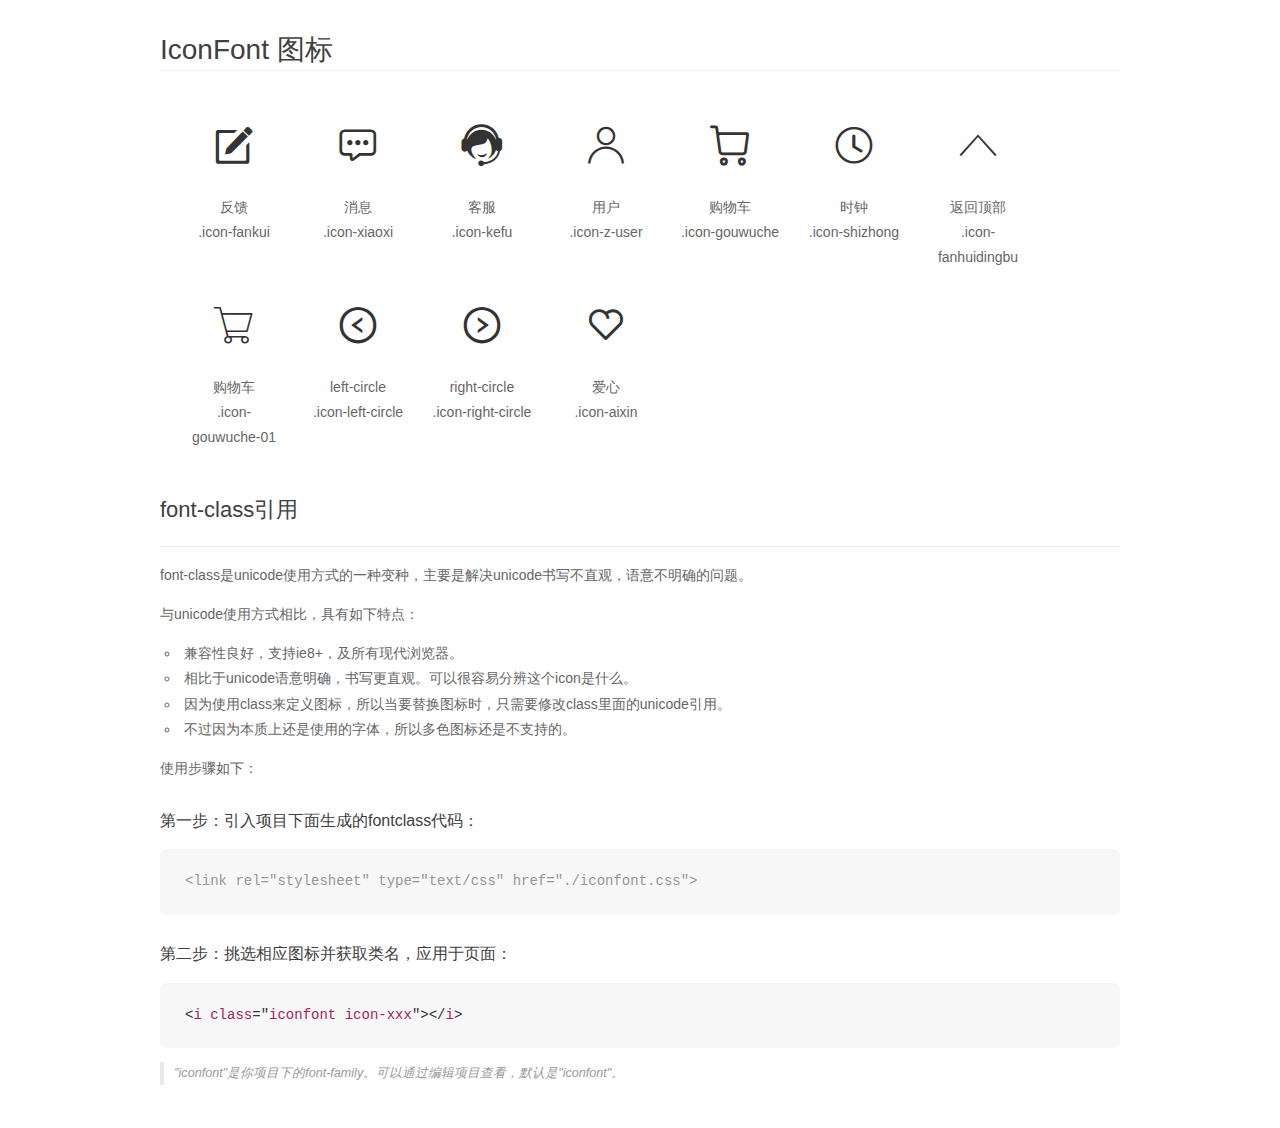
<file: font/demo_fontclass.html>
<!DOCTYPE html>
<html>
<head>
    <meta charset="utf-8"/>
    <title>IconFont</title>
    <link rel="stylesheet" href="demo.css">
    <link rel="stylesheet" href="iconfont.css">
</head>
<body>
    <div class="main markdown">
        <h1>IconFont 图标</h1>
        <ul class="icon_lists clear">
            
                <li>
                <i class="icon iconfont icon-fankui"></i>
                    <div class="name">反馈</div>
                    <div class="fontclass">.icon-fankui</div>
                </li>
            
                <li>
                <i class="icon iconfont icon-xiaoxi"></i>
                    <div class="name">消息</div>
                    <div class="fontclass">.icon-xiaoxi</div>
                </li>
            
                <li>
                <i class="icon iconfont icon-kefu"></i>
                    <div class="name">客服</div>
                    <div class="fontclass">.icon-kefu</div>
                </li>
            
                <li>
                <i class="icon iconfont icon-z-user"></i>
                    <div class="name">用户</div>
                    <div class="fontclass">.icon-z-user</div>
                </li>
            
                <li>
                <i class="icon iconfont icon-gouwuche"></i>
                    <div class="name">购物车</div>
                    <div class="fontclass">.icon-gouwuche</div>
                </li>
            
                <li>
                <i class="icon iconfont icon-shizhong"></i>
                    <div class="name">时钟</div>
                    <div class="fontclass">.icon-shizhong</div>
                </li>
            
                <li>
                <i class="icon iconfont icon-fanhuidingbu"></i>
                    <div class="name">返回顶部</div>
                    <div class="fontclass">.icon-fanhuidingbu</div>
                </li>
            
                <li>
                <i class="icon iconfont icon-gouwuche-01"></i>
                    <div class="name">购物车</div>
                    <div class="fontclass">.icon-gouwuche-01</div>
                </li>
            
                <li>
                <i class="icon iconfont icon-left-circle"></i>
                    <div class="name">left-circle</div>
                    <div class="fontclass">.icon-left-circle</div>
                </li>
            
                <li>
                <i class="icon iconfont icon-right-circle"></i>
                    <div class="name">right-circle</div>
                    <div class="fontclass">.icon-right-circle</div>
                </li>
            
                <li>
                <i class="icon iconfont icon-aixin"></i>
                    <div class="name">爱心</div>
                    <div class="fontclass">.icon-aixin</div>
                </li>
            
        </ul>

        <h2 id="font-class-">font-class引用</h2>
        <hr>

        <p>font-class是unicode使用方式的一种变种，主要是解决unicode书写不直观，语意不明确的问题。</p>
        <p>与unicode使用方式相比，具有如下特点：</p>
        <ul>
        <li>兼容性良好，支持ie8+，及所有现代浏览器。</li>
        <li>相比于unicode语意明确，书写更直观。可以很容易分辨这个icon是什么。</li>
        <li>因为使用class来定义图标，所以当要替换图标时，只需要修改class里面的unicode引用。</li>
        <li>不过因为本质上还是使用的字体，所以多色图标还是不支持的。</li>
        </ul>
        <p>使用步骤如下：</p>
        <h3 id="-fontclass-">第一步：引入项目下面生成的fontclass代码：</h3>


        <pre><code class="lang-js hljs javascript"><span class="hljs-comment">&lt;link rel="stylesheet" type="text/css" href="./iconfont.css"&gt;</span></code></pre>
        <h3 id="-">第二步：挑选相应图标并获取类名，应用于页面：</h3>
        <pre><code class="lang-css hljs">&lt;<span class="hljs-selector-tag">i</span> <span class="hljs-selector-tag">class</span>="<span class="hljs-selector-tag">iconfont</span> <span class="hljs-selector-tag">icon-xxx</span>"&gt;&lt;/<span class="hljs-selector-tag">i</span>&gt;</code></pre>
        <blockquote>
        <p>"iconfont"是你项目下的font-family。可以通过编辑项目查看，默认是"iconfont"。</p>
        </blockquote>
    </div>
</body>
</html>
</file>
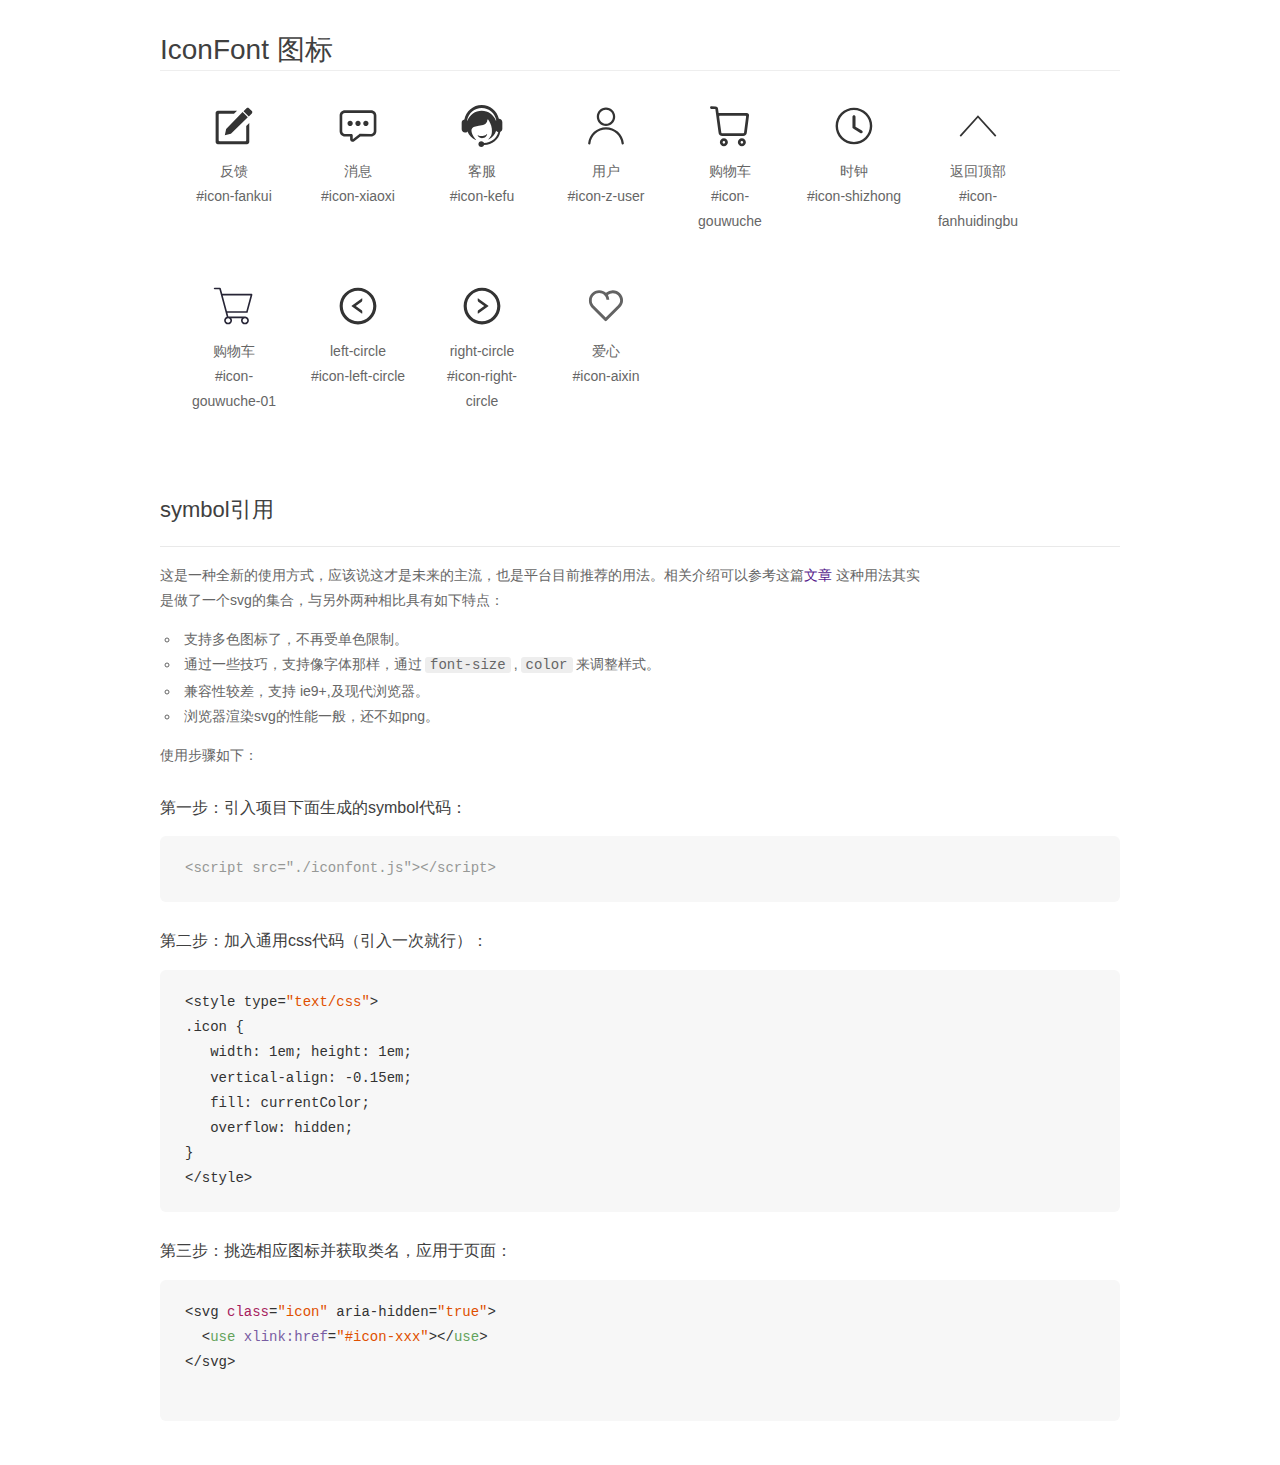
<file: font/demo_symbol.html>
<!DOCTYPE html>
<html>
<head>
    <meta charset="utf-8"/>
    <title>IconFont</title>
    <link rel="stylesheet" href="demo.css">
    <script src="iconfont.js"></script>

    <style type="text/css">
        .icon {
          /* 通过设置 font-size 来改变图标大小 */
          width: 1em; height: 1em;
          /* 图标和文字相邻时，垂直对齐 */
          vertical-align: -0.15em;
          /* 通过设置 color 来改变 SVG 的颜色/fill */
          fill: currentColor;
          /* path 和 stroke 溢出 viewBox 部分在 IE 下会显示
             normalize.css 中也包含这行 */
          overflow: hidden;
        }

    </style>
</head>
<body>
    <div class="main markdown">
        <h1>IconFont 图标</h1>
        <ul class="icon_lists clear">
            
                <li>
                    <svg class="icon" aria-hidden="true">
                        <use xlink:href="#icon-fankui"></use>
                    </svg>
                    <div class="name">反馈</div>
                    <div class="fontclass">#icon-fankui</div>
                </li>
            
                <li>
                    <svg class="icon" aria-hidden="true">
                        <use xlink:href="#icon-xiaoxi"></use>
                    </svg>
                    <div class="name">消息</div>
                    <div class="fontclass">#icon-xiaoxi</div>
                </li>
            
                <li>
                    <svg class="icon" aria-hidden="true">
                        <use xlink:href="#icon-kefu"></use>
                    </svg>
                    <div class="name">客服</div>
                    <div class="fontclass">#icon-kefu</div>
                </li>
            
                <li>
                    <svg class="icon" aria-hidden="true">
                        <use xlink:href="#icon-z-user"></use>
                    </svg>
                    <div class="name">用户</div>
                    <div class="fontclass">#icon-z-user</div>
                </li>
            
                <li>
                    <svg class="icon" aria-hidden="true">
                        <use xlink:href="#icon-gouwuche"></use>
                    </svg>
                    <div class="name">购物车</div>
                    <div class="fontclass">#icon-gouwuche</div>
                </li>
            
                <li>
                    <svg class="icon" aria-hidden="true">
                        <use xlink:href="#icon-shizhong"></use>
                    </svg>
                    <div class="name">时钟</div>
                    <div class="fontclass">#icon-shizhong</div>
                </li>
            
                <li>
                    <svg class="icon" aria-hidden="true">
                        <use xlink:href="#icon-fanhuidingbu"></use>
                    </svg>
                    <div class="name">返回顶部</div>
                    <div class="fontclass">#icon-fanhuidingbu</div>
                </li>
            
                <li>
                    <svg class="icon" aria-hidden="true">
                        <use xlink:href="#icon-gouwuche-01"></use>
                    </svg>
                    <div class="name">购物车</div>
                    <div class="fontclass">#icon-gouwuche-01</div>
                </li>
            
                <li>
                    <svg class="icon" aria-hidden="true">
                        <use xlink:href="#icon-left-circle"></use>
                    </svg>
                    <div class="name">left-circle</div>
                    <div class="fontclass">#icon-left-circle</div>
                </li>
            
                <li>
                    <svg class="icon" aria-hidden="true">
                        <use xlink:href="#icon-right-circle"></use>
                    </svg>
                    <div class="name">right-circle</div>
                    <div class="fontclass">#icon-right-circle</div>
                </li>
            
                <li>
                    <svg class="icon" aria-hidden="true">
                        <use xlink:href="#icon-aixin"></use>
                    </svg>
                    <div class="name">爱心</div>
                    <div class="fontclass">#icon-aixin</div>
                </li>
            
        </ul>


        <h2 id="symbol-">symbol引用</h2>
        <hr>

        <p>这是一种全新的使用方式，应该说这才是未来的主流，也是平台目前推荐的用法。相关介绍可以参考这篇<a href="">文章</a>
        这种用法其实是做了一个svg的集合，与另外两种相比具有如下特点：</p>
        <ul>
          <li>支持多色图标了，不再受单色限制。</li>
          <li>通过一些技巧，支持像字体那样，通过<code>font-size</code>,<code>color</code>来调整样式。</li>
          <li>兼容性较差，支持 ie9+,及现代浏览器。</li>
          <li>浏览器渲染svg的性能一般，还不如png。</li>
        </ul>
        <p>使用步骤如下：</p>
        <h3 id="-symbol-">第一步：引入项目下面生成的symbol代码：</h3>
        <pre><code class="lang-js hljs javascript"><span class="hljs-comment">&lt;script src="./iconfont.js"&gt;&lt;/script&gt;</span></code></pre>
        <h3 id="-css-">第二步：加入通用css代码（引入一次就行）：</h3>
        <pre><code class="lang-js hljs javascript">&lt;style type=<span class="hljs-string">"text/css"</span>&gt;
.icon {
   width: <span class="hljs-number">1</span>em; height: <span class="hljs-number">1</span>em;
   vertical-align: <span class="hljs-number">-0.15</span>em;
   fill: currentColor;
   overflow: hidden;
}
&lt;<span class="hljs-regexp">/style&gt;</span></code></pre>
        <h3 id="-">第三步：挑选相应图标并获取类名，应用于页面：</h3>
        <pre><code class="lang-js hljs javascript">&lt;svg <span class="hljs-class"><span class="hljs-keyword">class</span></span>=<span class="hljs-string">"icon"</span> aria-hidden=<span class="hljs-string">"true"</span>&gt;<span class="xml"><span class="hljs-tag">
  &lt;<span class="hljs-name">use</span> <span class="hljs-attr">xlink:href</span>=<span class="hljs-string">"#icon-xxx"</span>&gt;</span><span class="hljs-tag">&lt;/<span class="hljs-name">use</span>&gt;</span>
</span>&lt;<span class="hljs-regexp">/svg&gt;
        </span></code></pre>
    </div>
</body>
</html>
</file>
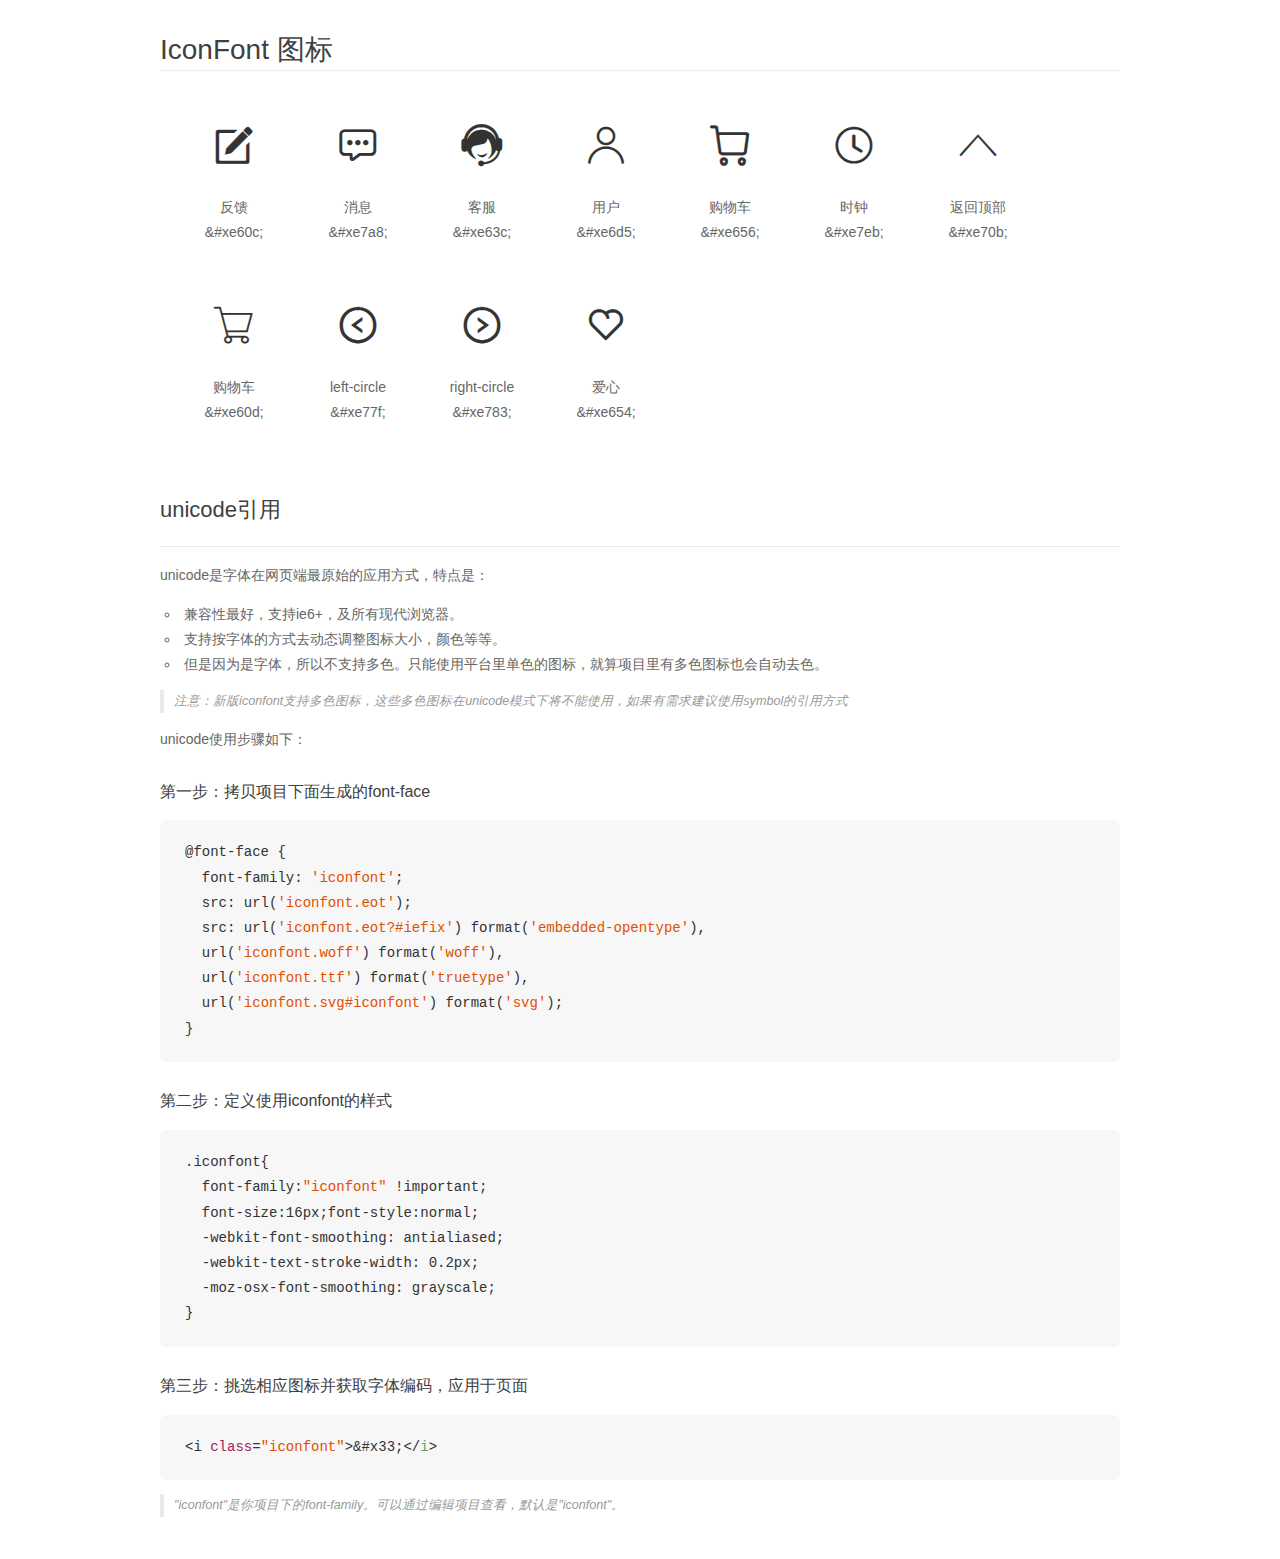
<file: font/demo_unicode.html>
<!DOCTYPE html>
<html>
<head>
    <meta charset="utf-8"/>
    <title>IconFont</title>
    <link rel="stylesheet" href="demo.css">

    <style type="text/css">

        @font-face {font-family: "iconfont";
          src: url('iconfont.eot'); /* IE9*/
          src: url('iconfont.eot#iefix') format('embedded-opentype'), /* IE6-IE8 */
          url('iconfont.woff') format('woff'), /* chrome, firefox */
          url('iconfont.ttf') format('truetype'), /* chrome, firefox, opera, Safari, Android, iOS 4.2+*/
          url('iconfont.svg#iconfont') format('svg'); /* iOS 4.1- */
        }

        .iconfont {
          font-family:"iconfont" !important;
          font-size:16px;
          font-style:normal;
          -webkit-font-smoothing: antialiased;
          -webkit-text-stroke-width: 0.2px;
          -moz-osx-font-smoothing: grayscale;
        }

    </style>
</head>
<body>
    <div class="main markdown">
        <h1>IconFont 图标</h1>
        <ul class="icon_lists clear">
            
                <li>
                <i class="icon iconfont">&#xe60c;</i>
                    <div class="name">反馈</div>
                    <div class="code">&amp;#xe60c;</div>
                </li>
            
                <li>
                <i class="icon iconfont">&#xe7a8;</i>
                    <div class="name">消息</div>
                    <div class="code">&amp;#xe7a8;</div>
                </li>
            
                <li>
                <i class="icon iconfont">&#xe63c;</i>
                    <div class="name">客服</div>
                    <div class="code">&amp;#xe63c;</div>
                </li>
            
                <li>
                <i class="icon iconfont">&#xe6d5;</i>
                    <div class="name">用户</div>
                    <div class="code">&amp;#xe6d5;</div>
                </li>
            
                <li>
                <i class="icon iconfont">&#xe656;</i>
                    <div class="name">购物车</div>
                    <div class="code">&amp;#xe656;</div>
                </li>
            
                <li>
                <i class="icon iconfont">&#xe7eb;</i>
                    <div class="name">时钟</div>
                    <div class="code">&amp;#xe7eb;</div>
                </li>
            
                <li>
                <i class="icon iconfont">&#xe70b;</i>
                    <div class="name">返回顶部</div>
                    <div class="code">&amp;#xe70b;</div>
                </li>
            
                <li>
                <i class="icon iconfont">&#xe60d;</i>
                    <div class="name">购物车</div>
                    <div class="code">&amp;#xe60d;</div>
                </li>
            
                <li>
                <i class="icon iconfont">&#xe77f;</i>
                    <div class="name">left-circle</div>
                    <div class="code">&amp;#xe77f;</div>
                </li>
            
                <li>
                <i class="icon iconfont">&#xe783;</i>
                    <div class="name">right-circle</div>
                    <div class="code">&amp;#xe783;</div>
                </li>
            
                <li>
                <i class="icon iconfont">&#xe654;</i>
                    <div class="name">爱心</div>
                    <div class="code">&amp;#xe654;</div>
                </li>
            
        </ul>
        <h2 id="unicode-">unicode引用</h2>
        <hr>

        <p>unicode是字体在网页端最原始的应用方式，特点是：</p>
        <ul>
        <li>兼容性最好，支持ie6+，及所有现代浏览器。</li>
        <li>支持按字体的方式去动态调整图标大小，颜色等等。</li>
        <li>但是因为是字体，所以不支持多色。只能使用平台里单色的图标，就算项目里有多色图标也会自动去色。</li>
        </ul>
        <blockquote>
        <p>注意：新版iconfont支持多色图标，这些多色图标在unicode模式下将不能使用，如果有需求建议使用symbol的引用方式</p>
        </blockquote>
        <p>unicode使用步骤如下：</p>
        <h3 id="-font-face">第一步：拷贝项目下面生成的font-face</h3>
        <pre><code class="lang-js hljs javascript">@font-face {
  font-family: <span class="hljs-string">'iconfont'</span>;
  src: url(<span class="hljs-string">'iconfont.eot'</span>);
  src: url(<span class="hljs-string">'iconfont.eot?#iefix'</span>) format(<span class="hljs-string">'embedded-opentype'</span>),
  url(<span class="hljs-string">'iconfont.woff'</span>) format(<span class="hljs-string">'woff'</span>),
  url(<span class="hljs-string">'iconfont.ttf'</span>) format(<span class="hljs-string">'truetype'</span>),
  url(<span class="hljs-string">'iconfont.svg#iconfont'</span>) format(<span class="hljs-string">'svg'</span>);
}
</code></pre>
        <h3 id="-iconfont-">第二步：定义使用iconfont的样式</h3>
        <pre><code class="lang-js hljs javascript">.iconfont{
  font-family:<span class="hljs-string">"iconfont"</span> !important;
  font-size:<span class="hljs-number">16</span>px;font-style:normal;
  -webkit-font-smoothing: antialiased;
  -webkit-text-stroke-width: <span class="hljs-number">0.2</span>px;
  -moz-osx-font-smoothing: grayscale;
}
</code></pre>
        <h3 id="-">第三步：挑选相应图标并获取字体编码，应用于页面</h3>
        <pre><code class="lang-js hljs javascript">&lt;i <span class="hljs-class"><span class="hljs-keyword">class</span></span>=<span class="hljs-string">"iconfont"</span>&gt;&amp;#x33;<span class="xml"><span class="hljs-tag">&lt;/<span class="hljs-name">i</span>&gt;</span></span></code></pre>

        <blockquote>
        <p>"iconfont"是你项目下的font-family。可以通过编辑项目查看，默认是"iconfont"。</p>
        </blockquote>
    </div>


</body>
</html>
</file>
<file: font/iconfont.css>
@font-face {font-family: "iconfont";
  src: url('iconfont.eot?t=1540536545407'); /* IE9*/
  src: url('iconfont.eot?t=1540536545407#iefix') format('embedded-opentype'), /* IE6-IE8 */
  url('[data-uri]') format('woff'),
  url('iconfont.ttf?t=1540536545407') format('truetype'), /* chrome, firefox, opera, Safari, Android, iOS 4.2+*/
  url('iconfont.svg?t=1540536545407#iconfont') format('svg'); /* iOS 4.1- */
}

.iconfont {
  font-family:"iconfont" !important;
  font-size:16px;
  font-style:normal;
  -webkit-font-smoothing: antialiased;
  -moz-osx-font-smoothing: grayscale;
}

.icon-fankui:before { content: "\e60c";}

.icon-xiaoxi:before { content: "\e7a8"; }

.icon-kefu:before { content: "\e63c"; }

.icon-z-user:before { content: "\e6d5"; }

.icon-gouwuche:before { content: "\e656"; }

.icon-shizhong:before { content: "\e7eb"; }

.icon-fanhuidingbu:before { content: "\e70b"; }

.icon-gouwuche-01:before { content: "\e60d"; }

.icon-left-circle:before { content: "\e77f"; }

.icon-right-circle:before { content: "\e783"; }

.icon-aixin:before { content: "\e654"; }
</file>
<file: font/demo.css>
*{margin: 0;padding: 0;list-style: none;}
/*
KISSY CSS Reset
理念：1. reset 的目的不是清除浏览器的默认样式，这仅是部分工作。清除和重置是紧密不可分的。
2. reset 的目的不是让默认样式在所有浏览器下一致，而是减少默认样式有可能带来的问题。
3. reset 期望提供一套普适通用的基础样式。但没有银弹，推荐根据具体需求，裁剪和修改后再使用。
特色：1. 适应中文；2. 基于最新主流浏览器。
维护：玉伯<lifesinger@gmail.com>, 正淳<ragecarrier@gmail.com>
 */

/** 清除内外边距 **/
body, h1, h2, h3, h4, h5, h6, hr, p, blockquote, /* structural elements 结构元素 */
dl, dt, dd, ul, ol, li, /* list elements 列表元素 */
pre, /* text formatting elements 文本格式元素 */
form, fieldset, legend, button, input, textarea, /* form elements 表单元素 */
th, td /* table elements 表格元素 */ {
  margin: 0;
  padding: 0;
}

/** 设置默认字体 **/
body,
button, input, select, textarea /* for ie */ {
  font: 12px/1.5 tahoma, arial, \5b8b\4f53, sans-serif;
}
h1, h2, h3, h4, h5, h6 { font-size: 100%; }
address, cite, dfn, em, var { font-style: normal; } /* 将斜体扶正 */
code, kbd, pre, samp { font-family: courier new, courier, monospace; } /* 统一等宽字体 */
small { font-size: 12px; } /* 小于 12px 的中文很难阅读，让 small 正常化 */

/** 重置列表元素 **/
ul, ol { list-style: none; }

/** 重置文本格式元素 **/
a { text-decoration: none; }
a:hover { text-decoration: underline; }


/** 重置表单元素 **/
legend { color: #000; } /* for ie6 */
fieldset, img { border: 0; } /* img 搭车：让链接里的 img 无边框 */
button, input, select, textarea { font-size: 100%; } /* 使得表单元素在 ie 下能继承字体大小 */
/* 注：optgroup 无法扶正 */

/** 重置表格元素 **/
table { border-collapse: collapse; border-spacing: 0; }

/* 清除浮动 */
.ks-clear:after, .clear:after {
  content: '\20';
  display: block;
  height: 0;
  clear: both;
}
.ks-clear, .clear {
  *zoom: 1;
}

.main {
  padding: 30px 100px;
width: 960px;
margin: 0 auto;
}
.main h1{font-size:36px; color:#333; text-align:left;margin-bottom:30px; border-bottom: 1px solid #eee;}

.helps{margin-top:40px;}
.helps pre{
  padding:20px;
  margin:10px 0;
  border:solid 1px #e7e1cd;
  background-color: #fffdef;
  overflow: auto;
}

.icon_lists{
  width: 100% !important;

}

.icon_lists li{
  float:left;
  width: 100px;
  height:180px;
  text-align: center;
  list-style: none !important;
}
.icon_lists .icon{
  font-size: 42px;
  line-height: 100px;
  margin: 10px 0;
  color:#333;
  -webkit-transition: font-size 0.25s ease-out 0s;
  -moz-transition: font-size 0.25s ease-out 0s;
  transition: font-size 0.25s ease-out 0s;

}
.icon_lists .icon:hover{
  font-size: 100px;
}



.markdown {
  color: #666;
  font-size: 14px;
  line-height: 1.8;
}

.highlight {
  line-height: 1.5;
}

.markdown img {
  vertical-align: middle;
  max-width: 100%;
}

.markdown h1 {
  color: #404040;
  font-weight: 500;
  line-height: 40px;
  margin-bottom: 24px;
}

.markdown h2,
.markdown h3,
.markdown h4,
.markdown h5,
.markdown h6 {
  color: #404040;
  margin: 1.6em 0 0.6em 0;
  font-weight: 500;
  clear: both;
}

.markdown h1 {
  font-size: 28px;
}

.markdown h2 {
  font-size: 22px;
}

.markdown h3 {
  font-size: 16px;
}

.markdown h4 {
  font-size: 14px;
}

.markdown h5 {
  font-size: 12px;
}

.markdown h6 {
  font-size: 12px;
}

.markdown hr {
  height: 1px;
  border: 0;
  background: #e9e9e9;
  margin: 16px 0;
  clear: both;
}

.markdown p,
.markdown pre {
  margin: 1em 0;
}

.markdown > p,
.markdown > blockquote,
.markdown > .highlight,
.markdown > ol,
.markdown > ul {
  width: 80%;
}

.markdown ul > li {
  list-style: circle;
}

.markdown > ul li,
.markdown blockquote ul > li {
  margin-left: 20px;
  padding-left: 4px;
}

.markdown > ul li p,
.markdown > ol li p {
  margin: 0.6em 0;
}

.markdown ol > li {
  list-style: decimal;
}

.markdown > ol li,
.markdown blockquote ol > li {
  margin-left: 20px;
  padding-left: 4px;
}

.markdown code {
  margin: 0 3px;
  padding: 0 5px;
  background: #eee;
  border-radius: 3px;
}

.markdown pre {
  border-radius: 6px;
  background: #f7f7f7;
  padding: 20px;
}

.markdown pre code {
  border: none;
  background: #f7f7f7;
  margin: 0;
}

.markdown strong,
.markdown b {
  font-weight: 600;
}

.markdown > table {
  border-collapse: collapse;
  border-spacing: 0px;
  empty-cells: show;
  border: 1px solid #e9e9e9;
  width: 95%;
  margin-bottom: 24px;
}

.markdown > table th {
  white-space: nowrap;
  color: #333;
  font-weight: 600;

}

.markdown > table th,
.markdown > table td {
  border: 1px solid #e9e9e9;
  padding: 8px 16px;
  text-align: left;
}

.markdown > table th {
  background: #F7F7F7;
}

.markdown blockquote {
  font-size: 90%;
  color: #999;
  border-left: 4px solid #e9e9e9;
  padding-left: 0.8em;
  margin: 1em 0;
  font-style: italic;
}

.markdown blockquote p {
  margin: 0;
}

.markdown .anchor {
  opacity: 0;
  transition: opacity 0.3s ease;
  margin-left: 8px;
}

.markdown .waiting {
  color: #ccc;
}

.markdown h1:hover .anchor,
.markdown h2:hover .anchor,
.markdown h3:hover .anchor,
.markdown h4:hover .anchor,
.markdown h5:hover .anchor,
.markdown h6:hover .anchor {
  opacity: 1;
  display: inline-block;
}

.markdown > br,
.markdown > p > br {
  clear: both;
}


.hljs {
  display: block;
  background: white;
  padding: 0.5em;
  color: #333333;
  overflow-x: auto;
}

.hljs-comment,
.hljs-meta {
  color: #969896;
}

.hljs-string,
.hljs-variable,
.hljs-template-variable,
.hljs-strong,
.hljs-emphasis,
.hljs-quote {
  color: #df5000;
}

.hljs-keyword,
.hljs-selector-tag,
.hljs-type {
  color: #a71d5d;
}

.hljs-literal,
.hljs-symbol,
.hljs-bullet,
.hljs-attribute {
  color: #0086b3;
}

.hljs-section,
.hljs-name {
  color: #63a35c;
}

.hljs-tag {
  color: #333333;
}

.hljs-title,
.hljs-attr,
.hljs-selector-id,
.hljs-selector-class,
.hljs-selector-attr,
.hljs-selector-pseudo {
  color: #795da3;
}

.hljs-addition {
  color: #55a532;
  background-color: #eaffea;
}

.hljs-deletion {
  color: #bd2c00;
  background-color: #ffecec;
}

.hljs-link {
  text-decoration: underline;
}

pre{
  background: #fff;
}
</file>
